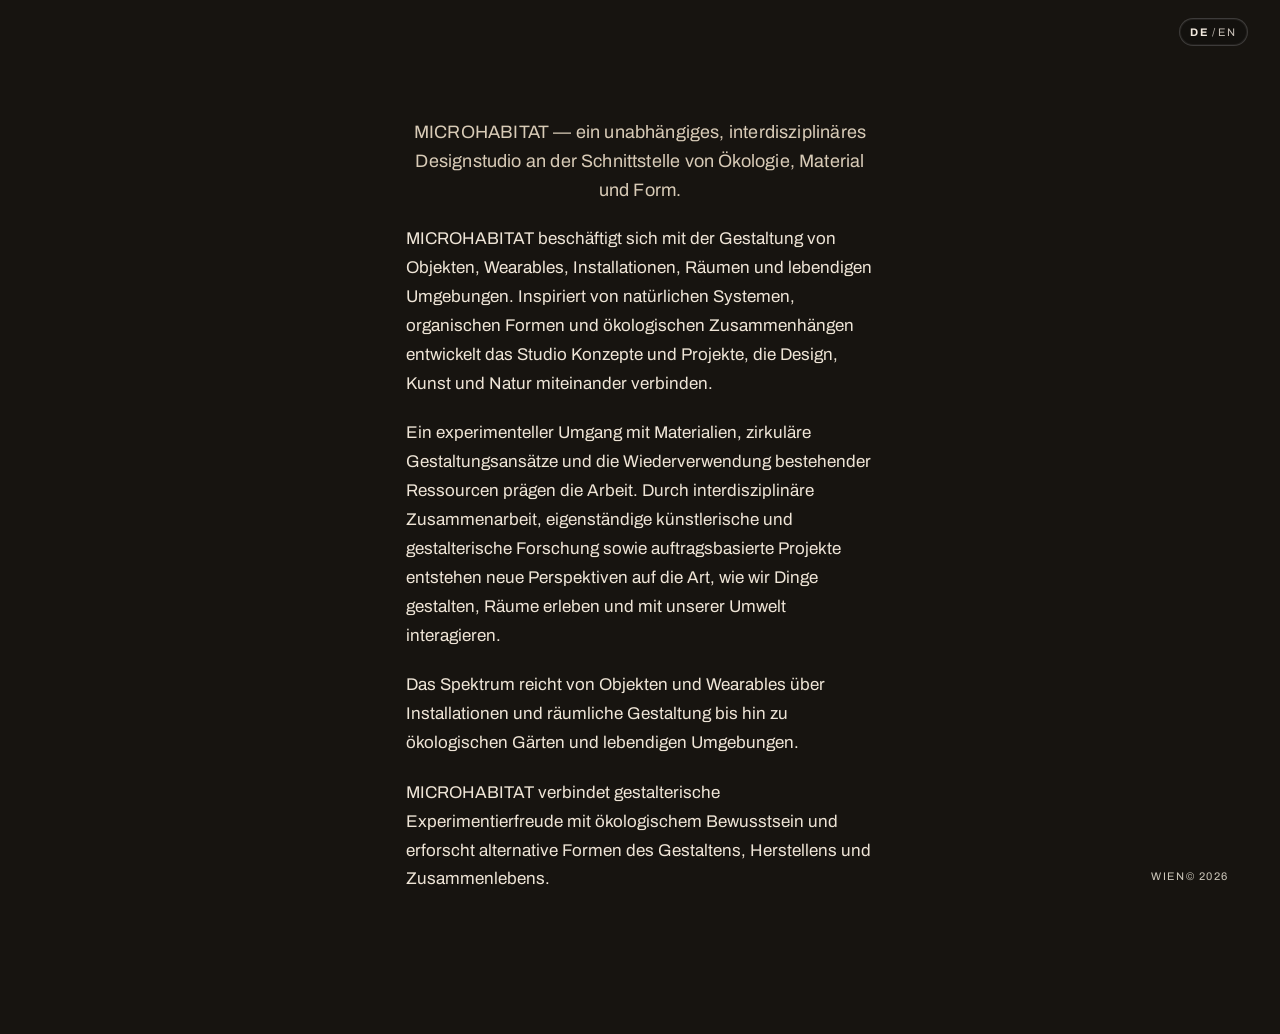
<file: about.html>
<!doctype html>
<html lang="de" data-lang="de">
<head>
<meta charset="utf-8" />
<meta name="viewport" content="width=device-width, initial-scale=1" />
<meta name="description" content="microhabitat — Über uns." />
<title>MICROHABITAT — Über uns</title>
<link rel="preconnect" href="https://fonts.googleapis.com">
<link rel="stylesheet" href="https://fonts.googleapis.com/css2?family=Archivo:wght@400;700&display=swap">
<link rel="stylesheet" href="style.css?v=9" />
<script src="script.js?v=9" defer></script>
</head>
<body>
  <header class="site-header compact-header">
    <button class="menu-toggle" type="button" aria-expanded="false" aria-controls="siteNav" aria-label="Menü"><span></span><span></span></button>
    <nav aria-label="Hauptnavigation" id="siteNav" class="hero-nav">
      <a href="index.html"><span data-de="HOME" data-en="HOME">HOME</span></a>
      <a href="projekte.html"><span data-de="PROJEKTE" data-en="PROJECTS">PROJEKTE</span></a>
      <a href="about.html" aria-current="page"><span data-de="ÜBER UNS" data-en="ABOUT US">ÜBER UNS</span></a>
      <a href="kontakt.html"><span data-de="KONTAKT" data-en="CONTACT">KONTAKT</span></a>
    </nav>
    <button class="lang-toggle" type="button" aria-label="Sprache wechseln">
      <span class="lang-de">DE</span><span class="lang-sep">/</span><span class="lang-en">EN</span>
    </button>
  </header>

  <main class="doc">
    <div class="doc-body">
      <p class="lead" data-de="MICROHABITAT — ein unabhängiges, interdisziplinäres Designstudio an der Schnittstelle von Ökologie, Material und Form." data-en="MICROHABITAT — design studio at the intersection of ecology, material and form">MICROHABITAT — ein unabhängiges, interdisziplinäres Designstudio an der Schnittstelle von Ökologie, Material und Form.</p>

      <p data-de="MICROHABITAT beschäftigt sich mit der Gestaltung von Objekten, Wearables, Installationen, Räumen und lebendigen Umgebungen. Inspiriert von natürlichen Systemen, organischen Formen und ökologischen Zusammenhängen entwickelt das Studio Konzepte und Projekte, die Design, Kunst und Natur miteinander verbinden." data-en="MICROHABITAT explores the design of objects, wearables, installations, spaces and living environments. Inspired by natural systems, organic forms and ecological relationships, the studio develops concepts and projects that connect design, art and nature.">MICROHABITAT beschäftigt sich mit der Gestaltung von Objekten, Wearables, Installationen, Räumen und lebendigen Umgebungen. Inspiriert von natürlichen Systemen, organischen Formen und ökologischen Zusammenhängen entwickelt das Studio Konzepte und Projekte, die Design, Kunst und Natur miteinander verbinden.</p>

      <p data-de="Ein experimenteller Umgang mit Materialien, zirkuläre Gestaltungsansätze und die Wiederverwendung bestehender Ressourcen prägen die Arbeit. Durch interdisziplinäre Zusammenarbeit, eigenständige künstlerische und gestalterische Forschung sowie auftragsbasierte Projekte entstehen neue Perspektiven auf die Art, wie wir Dinge gestalten, Räume erleben und mit unserer Umwelt interagieren." data-en="An experimental approach to materials, circular design principles and the reuse of existing resources shape our practice. Through interdisciplinary collaboration, independent artistic and design research, and commissioned projects, we explore new perspectives on how we create objects, experience spaces and interact with our environment.">Ein experimenteller Umgang mit Materialien, zirkuläre Gestaltungsansätze und die Wiederverwendung bestehender Ressourcen prägen die Arbeit. Durch interdisziplinäre Zusammenarbeit, eigenständige künstlerische und gestalterische Forschung sowie auftragsbasierte Projekte entstehen neue Perspektiven auf die Art, wie wir Dinge gestalten, Räume erleben und mit unserer Umwelt interagieren.</p>

      <p data-de="Das Spektrum reicht von Objekten und Wearables über Installationen und räumliche Gestaltung bis hin zu ökologischen Gärten und lebendigen Umgebungen." data-en="Our work spans objects and wearables, installations and spatial design, as well as ecological gardens and living environments.">Das Spektrum reicht von Objekten und Wearables über Installationen und räumliche Gestaltung bis hin zu ökologischen Gärten und lebendigen Umgebungen.</p>

      <p data-de="MICROHABITAT verbindet gestalterische Experimentierfreude mit ökologischem Bewusstsein und erforscht alternative Formen des Gestaltens, Herstellens und Zusammenlebens." data-en="MICROHABITAT combines creative experimentation with ecological awareness, exploring alternative ways of designing, making and living together.">MICROHABITAT verbindet gestalterische Experimentierfreude mit ökologischem Bewusstsein und erforscht alternative Formen des Gestaltens, Herstellens und Zusammenlebens.</p>
    </div>
  </main>

  <footer class="site-footer">
    <span data-de="Wien" data-en="Vienna">Wien</span>
    <span>© 2026</span>
  </footer>
</body>
</html>
</file>
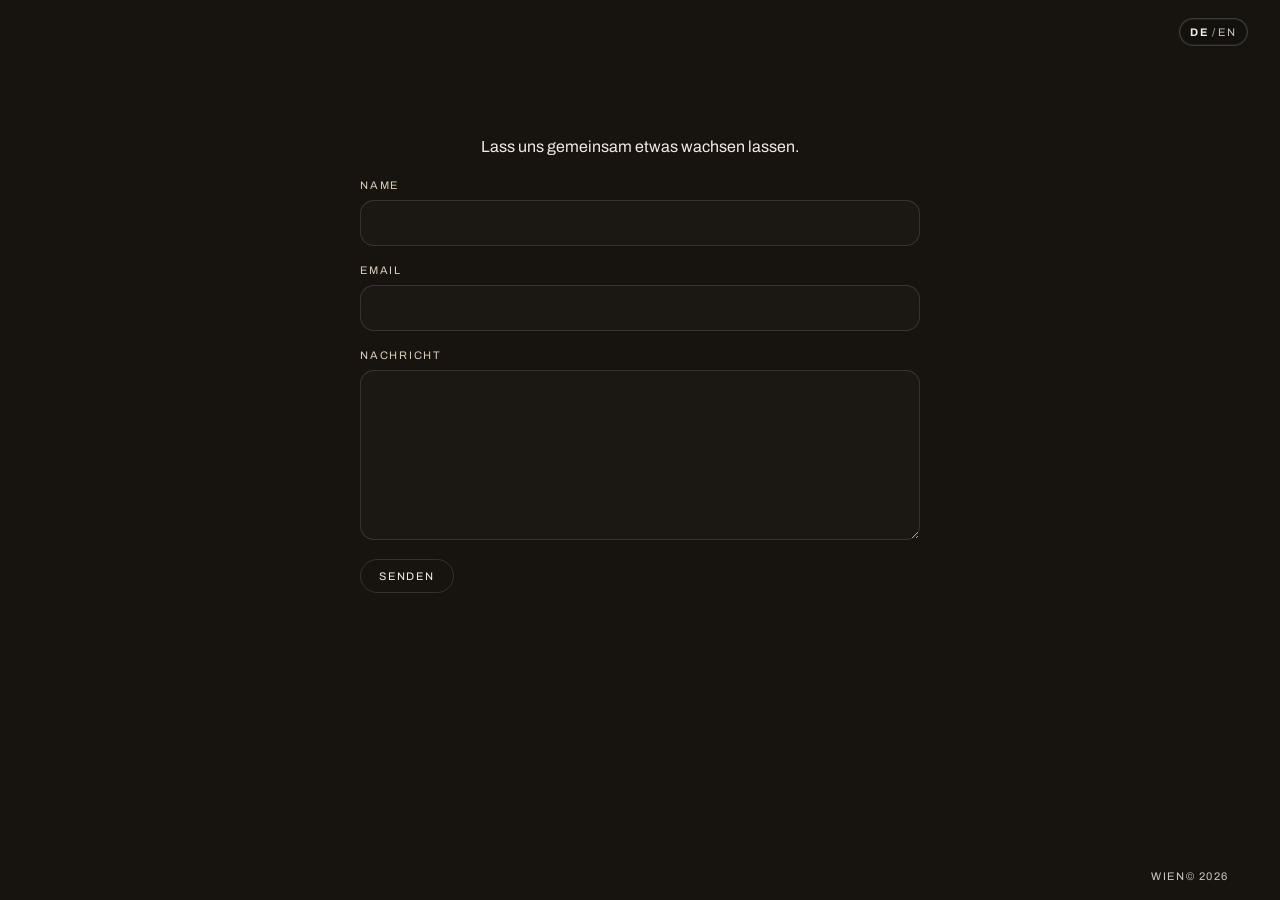
<file: kontakt.html>
<!doctype html>
<html lang="de" data-lang="de">
<head>
<meta charset="utf-8" />
<meta name="viewport" content="width=device-width, initial-scale=1" />
<meta name="description" content="MICROHABITAT — Kontakt." />
<title>MICROHABITAT — Kontakt</title>
<link rel="preconnect" href="https://fonts.googleapis.com">
<link rel="stylesheet" href="https://fonts.googleapis.com/css2?family=Archivo:wght@400;700&display=swap">
<link rel="stylesheet" href="style.css?v=11" />
<script src="script.js?v=11" defer></script>
</head>
<body>
  <header class="site-header compact-header">
    <button class="menu-toggle" type="button" aria-expanded="false" aria-controls="siteNav" aria-label="Menü"><span></span><span></span></button>
    <nav aria-label="Hauptnavigation" id="siteNav" class="hero-nav">
      <a href="index.html"><span data-de="HOME" data-en="HOME">HOME</span></a>
      <a href="projekte.html"><span data-de="PROJEKTE" data-en="PROJECTS">PROJEKTE</span></a>
      <a href="about.html"><span data-de="ÜBER UNS" data-en="ABOUT US">ÜBER UNS</span></a>
      <a href="kontakt.html" aria-current="page"><span data-de="KONTAKT" data-en="CONTACT">KONTAKT</span></a>
    </nav>
    <button class="lang-toggle" type="button" aria-label="Sprache wechseln">
      <span class="lang-de">DE</span><span class="lang-sep">/</span><span class="lang-en">EN</span>
    </button>
  </header>

  <main class="doc contact-page">
    <div class="contact-wrap">
      <p class="lead" data-de="Lass uns gemeinsam etwas wachsen lassen." data-en="Let’s grow something together.">Lass uns gemeinsam etwas wachsen lassen.</p>

      <form class="contact-form" action="#" method="post">
        <label class="field">
          <span data-de="NAME" data-en="NAME">NAME</span>
          <input type="text" name="name" aria-label="Name" />
        </label>

        <label class="field">
          <span data-de="EMAIL" data-en="EMAIL">EMAIL</span>
          <input type="email" name="email" aria-label="Email" />
        </label>

        <label class="field">
          <span data-de="NACHRICHT" data-en="MESSAGE">NACHRICHT</span>
          <textarea name="message" aria-label="Nachricht"></textarea>
        </label>

        <button type="submit" data-de="SENDEN" data-en="SEND">SENDEN</button>
      </form>
    </div>
  </main>

  <footer class="site-footer">
    <span data-de="Wien" data-en="Vienna">Wien</span>
    <span>© 2026</span>
  </footer>
</body>
</html>
</file>
<file: style.css>
:root{
  --paper:#171410;
  --paper-strong:#201b17;
  --ink:#f2eadf;
  --ink-soft:#d8cbb7;
  --moss:#7d9d73;
  --thyme:#bca76f;
  --fern:#86a99b;
  --sedum:#d0926d;
  --stone:#a7967d;
  --line:rgba(255,255,255,.12);
}
*{box-sizing:border-box}
html{scroll-behavior:smooth}
body{
  margin:0;background:var(--paper);color:var(--ink);
  font-family:'Archivo', Arial, sans-serif;
  -webkit-font-smoothing:antialiased;
}
a{color:inherit;text-decoration:none}
.sr-only{position:absolute;width:1px;height:1px;padding:0;margin:-1px;overflow:hidden;clip:rect(0,0,0,0);white-space:nowrap;border:0}

/* header */
.site-header{
  display:flex;align-items:center;justify-content:space-between;
  padding:26px clamp(20px,4vw,56px);
}
.compact-header{
  position:relative;
  display:flex;align-items:center;justify-content:space-between;
  padding:18px clamp(20px,4vw,32px) 0;
}
body.home .site-header{
  position:absolute;top:0;left:0;right:0;z-index:6;
  background:none;color:#f5efe0;
}
.mark{font-family:'Archivo', Arial, sans-serif;font-weight:700;font-size:15px;letter-spacing:.04em;display:flex;align-items:baseline;gap:8px}
.lang-toggle{
  position:fixed;top:18px;right:clamp(20px,4vw,32px);z-index:20;
  font-family:'Archivo', Arial, sans-serif;font-size:11px;letter-spacing:.16em;text-transform:uppercase;
  background:rgba(18,16,14,.58);border:1px solid rgba(255,255,255,.18);border-radius:999px;padding:7px 10px;cursor:pointer;color:#f3eadf;
  backdrop-filter:blur(4px);
  box-shadow: inset 0 0 0 1px rgba(255,255,255,.06);
}
.lang-toggle .lang-de,.lang-toggle .lang-en{opacity:.8;color:#f3eadf}
:root[data-lang="de"] .lang-toggle .lang-de,
:root[data-lang="en"] .lang-toggle .lang-en{opacity:1;font-weight:700;color:#f3eadf}
.lang-sep{opacity:.7;margin:0 2px;color:#f3eadf}
.menu-toggle{
  position:fixed;right:clamp(20px,4vw,32px);bottom:clamp(20px,4vw,28px);z-index:20;
  display:flex;flex-direction:column;justify-content:center;gap:5px;
  width:26px;height:20px;background:none;border:0;cursor:pointer;padding:0;color:#f3eadf;
  margin:0;
}
.menu-toggle span{display:block;height:2px;background:currentColor;border-radius:1px}


/* hero */
@property --mx{syntax:'<percentage>';inherits:true;initial-value:50%}
@property --my{syntax:'<percentage>';inherits:true;initial-value:38%}
.hero{
  position:relative;
  min-height:100svh;
  margin:0;
  padding:clamp(24px,4vw,56px);
  display:flex;flex-direction:column;align-items:center;justify-content:center;text-align:center;
  color:#f5efe0;
  overflow:hidden;
  --mx:50%;--my:38%;
  background:
    linear-gradient(180deg, rgba(34,29,23,.18), rgba(21,18,14,.30)),
    linear-gradient(180deg, #dfe2d4 0%, #c7cab4 16%, #8e967b 42%, #6a705b 72%, #4a4d3d 100%);
}
.hero-art{
  position:absolute;inset:-4% -2% 0 -2%;pointer-events:none;overflow:hidden;
  filter:saturate(.72) contrast(1.08) brightness(.98);
  transform-origin:center;
  animation: heroDrift 28s ease-in-out infinite alternate;
}
.hero-art::before{
  content:"";
  position:absolute;inset:0;
  background:
    radial-gradient(circle at 18% 18%, rgba(255,255,255,.12), transparent 24%),
    radial-gradient(circle at 74% 30%, rgba(255,255,255,.08), transparent 18%),
    linear-gradient(180deg, rgba(255,255,255,.04), rgba(0,0,0,.08));
  animation: airGlow 24s ease-in-out infinite alternate;
}
.sand-layer{
  position:absolute;left:-8%;right:-8%;bottom:-10%;height:46%;
  background:
    linear-gradient(180deg, rgba(236,228,208,.9), rgba(192,170,145,.82) 35%, rgba(145,122,103,.8) 100%),
    url("Images/DFBBE3DA-8C0C-44DF-AAA4-09DEAC94D053.PNG") center/cover no-repeat;
  border-radius:42% 58% 0 0 / 88% 90% 0 0;
  box-shadow: inset 0 24px 28px rgba(255,249,232,.22), inset 0 -24px 28px rgba(78,58,45,.12);
  transform:scaleY(1.15);
  opacity:.92;
  animation: sandShift 18s ease-in-out infinite alternate;
}
.sand-layer::before,
.sand-layer::after{
  content:"";position:absolute;inset:0;border-radius:inherit;
  background:
    repeating-radial-gradient(circle at 50% 40%, rgba(90,68,47,.04) 0 2px, rgba(255,255,255,0) 2px 12px),
    linear-gradient(105deg, rgba(255,255,255,.08), rgba(122,101,84,.08) 42%, rgba(255,255,255,.05));
  mix-blend-mode:multiply;opacity:.8;
  animation: sandTexture 14s ease-in-out infinite alternate;
}
.moss{
  position:absolute;left:-12%;right:-12%;
  border-radius:58% 42% 54% 46% / 46% 58% 42% 54%;
  border:1px solid rgba(34,41,27,.06);
  background:
    linear-gradient(180deg, rgba(150,176,124,.45), rgba(66,88,54,.72)),
    url("Images/3DB80F94-16BB-4CE8-BDAE-AA7C20A40530.PNG") center/cover no-repeat;
  box-shadow:inset 0 10px 16px rgba(255,255,255,.08), inset 0 -18px 18px rgba(22,27,18,.1), 0 18px 26px rgba(18,27,18,.06);
  filter: saturate(.82) contrast(1.1);
  animation: mossFloat 19s ease-in-out infinite alternate;
}
.moss-a{top:-14%;height:48%;transform:rotate(-8deg) scaleX(1.18);opacity:.98}
.moss-b{top:9%;height:34%;left:12%;right:10%;transform:rotate(4deg);opacity:.9;animation-delay:-3s}
.moss-c{top:17%;left:22%;right:22%;height:27%;transform:rotate(-4deg);opacity:.84;animation-delay:-7s}
.moss::before,
.moss::after{
  content:"";position:absolute;inset:0;border-radius:inherit;
  background:
    linear-gradient(120deg, rgba(255,255,255,.07), transparent 28%, rgba(36,47,26,.06) 55%, transparent 100%),
    repeating-linear-gradient(130deg, rgba(40,54,34,.06) 0 2px, rgba(255,255,255,0) 2px 10px);
  mix-blend-mode:soft-light;
  animation: mossTexture 12s ease-in-out infinite alternate;
}
.stone{
  position:absolute;display:block;
  background:
    linear-gradient(185deg, rgba(72,72,72,.96), rgba(28,28,28,.86)),
    radial-gradient(circle at 30% 25%, rgba(195,195,195,.15), transparent 25%);
  border-radius:53% 47% 46% 54% / 57% 43% 57% 43%;
  box-shadow: inset 0 16px 20px rgba(255,255,255,.05), inset 0 -18px 18px rgba(0,0,0,.16), 0 18px 30px rgba(0,0,0,.08);
  filter:saturate(.8) contrast(1.08);
}
.stone-1{left:10%;bottom:12%;width:210px;height:150px;transform:rotate(-10deg)}
.stone-2{left:46%;bottom:14%;width:180px;height:150px;transform:rotate(6deg)}
.stone-3{right:10%;bottom:10%;width:170px;height:125px;transform:rotate(-14deg)}
.drop{
  position:absolute;width:16px;height:22px;border-radius:48% 52% 60% 40% / 58% 42% 58% 42%;
  background:linear-gradient(180deg, rgba(225,240,247,.72), rgba(129,175,193,.68));
  box-shadow:inset 0 8px 10px rgba(255,255,255,.28), inset 0 -8px 10px rgba(58,90,102,.1), 0 8px 16px rgba(31,66,75,.08);
  border:1px solid rgba(91,137,149,.1);
  animation: dropFloat 9s ease-in-out infinite;
}
.drop::before{
  content:"";position:absolute;inset:3px 5px 7px 5px;border-radius:inherit;
  background:linear-gradient(180deg, rgba(255,255,255,.75), transparent 40%);
}
.drop-1{left:22%;top:29%;transform:rotate(-18deg)}
.drop-2{left:54%;top:20%;transform:rotate(12deg);animation-delay:-2.6s}
.drop-3{left:68%;top:39%;transform:rotate(-10deg);width:14px;height:18px;animation-delay:-1s}
.drop-4{left:38%;top:24%;width:12px;height:17px;transform:rotate(-2deg);animation-delay:-4s}
.shell{
  position:absolute;bottom:12%;width:54px;height:34px;border-radius:54% 46% 58% 42% / 68% 32% 68% 32%;
  background:linear-gradient(180deg, rgba(232,208,176,.94), rgba(177,136,106,.9));
  box-shadow:inset 0 8px 10px rgba(255,255,255,.22), inset 0 -12px 18px rgba(100,72,44,.18), 0 10px 16px rgba(48,38,25,.1);
  animation: shellDrift 16s ease-in-out infinite alternate;
}
.shell::before{
  content:"";position:absolute;inset:8px 12px 10px 12px;border-radius:inherit;
  background:linear-gradient(90deg, rgba(255,255,255,.26), rgba(138,99,72,.16));
  box-shadow:inset 0 0 0 1px rgba(122,90,67,.14);
}
.shell::after{
  content:"";position:absolute;left:50%;top:8px;bottom:8px;width:1px;background:rgba(98,70,52,.28);transform:translateX(-50%);
  box-shadow: 8px 0 0 rgba(98,70,52,.18), -8px 0 0 rgba(98,70,52,.14);
}
.shell-1{left:18%;transform:rotate(-16deg)}
.shell-2{left:46%;bottom:12%;width:62px;height:38px;transform:rotate(18deg);animation-delay:-4s}
.shell-3{right:20%;bottom:16%;width:50px;height:31px;transform:rotate(-12deg);animation-delay:-7s}
.bee{
  position:absolute;width:44px;height:24px;border-radius:50% 48% 52% 50% / 56% 44% 56% 44%;
  background:linear-gradient(90deg, rgba(238,214,138,.74), rgba(218,175,84,.9) 34%, rgba(130,90,42,.8) 36%, rgba(72,52,30,.8) 100%);
  box-shadow:inset 0 5px 8px rgba(255,246,196,.26), inset 0 -8px 10px rgba(98,70,35,.10), 0 8px 16px rgba(68,49,20,.08);
  animation: beeFloat 13s ease-in-out infinite;
}
.bee::before,
.bee::after{
  content:"";position:absolute;
}
.bee::before{
  left:18px;top:8px;width:20px;height:16px;border-radius:50%;
  background:radial-gradient(circle at 35% 35%, rgba(255,255,255,.92), rgba(255,255,255,.14) 46%, transparent 47%);
  box-shadow:12px 0 0 rgba(255,245,198,.2), 24px 0 0 rgba(46,35,18,.18);
}
.bee::after{
  left:12px;top:-8px;width:18px;height:12px;border-radius:50% 50% 40% 40%;
  background:rgba(241,239,228,.35);
  box-shadow:20px 0 0 rgba(241,239,228,.25);
  filter:blur(1px);
}
.bee-1{left:30%;top:30%;transform:rotate(-18deg);}
.bee-2{right:26%;top:25%;transform:scale(.85) rotate(10deg);animation-delay:-3s}
.hero-light{
  position:absolute;inset:0;pointer-events:none;
  mix-blend-mode:soft-light;
  transition:--mx .35s ease-out, --my .35s ease-out;
  background:radial-gradient(circle at var(--mx) var(--my),
    rgba(255,221,160,.7) 0%,
    rgba(255,221,160,.22) 32%,
    rgba(6,5,2,.55) 78%);
}
.hero-shade{
  position:absolute;inset:0;pointer-events:none;
  background:rgba(18,14,8,.22);
}
.hero-center-mark{
  position:absolute;left:50%;top:50%;transform:translate(-50%,-50%);z-index:3;
  display:flex;align-items:baseline;gap:10px;
  color:#f5efe0;text-shadow:0 4px 18px rgba(0,0,0,.18);
  font-family:'Archivo', Arial, sans-serif;font-weight:700;
  letter-spacing:.06em;text-transform:uppercase;
}
.hero-center-mark span:first-child{
  font-size:clamp(22px,3vw,36px);
}
.hero-center-mark .studio-tag{
  font-size:clamp(10px,1.2vw,14px);letter-spacing:.2em;opacity:.8;
}
.hero-rail{
  position:absolute;right:clamp(20px,4vw,56px);bottom:clamp(52px,7vw,82px);z-index:5;
  display:flex;flex-direction:column;align-items:flex-end;gap:12px;
}
.hero-nav{
  display:none;flex-direction:column;align-items:flex-end;gap:8px;
  font-family:'Archivo', Arial, sans-serif;font-size:10px;letter-spacing:.14em;text-transform:uppercase;
}
.site-header .hero-nav{
  position:fixed;right:clamp(20px,4vw,32px);bottom:clamp(70px,8vw,92px);z-index:19;
  display:none;align-items:flex-end;
}
.hero-nav.is-open{display:flex}
.site-header .hero-nav.is-open{display:flex}
.hero-nav a{
  background:rgba(19,17,14,.12);border:1px solid rgba(255,255,255,.18);border-radius:999px;padding:7px 10px;color:#f5efe0;
  backdrop-filter:blur(4px);opacity:.9;transition:opacity .2s ease, background .2s ease;
}
.site-header .hero-nav a{
  background:rgba(19,17,14,.12);border:1px solid rgba(255,255,255,.18);border-radius:999px;padding:7px 10px;color:#f5efe0;
  backdrop-filter:blur(4px);opacity:.9;transition:opacity .2s ease, background .2s ease;
}
.hero-nav a:hover,.hero-nav a[aria-current="page"]{opacity:1;background:rgba(19,17,14,.18)}
@keyframes heroDrift {
  0% { transform: translate3d(0,0,0) scale(1); }
  100% { transform: translate3d(0,10px,0) scale(1.02); }
}
@keyframes airGlow {
  0% { opacity:.7; transform: scale(1); }
  100% { opacity:1; transform: scale(1.08); }
}
@keyframes sandShift {
  0% { transform: translate3d(-1%, 0, 0) scaleY(1.14); }
  100% { transform: translate3d(1.5%, 2%, 0) scaleY(1.18); }
}
@keyframes sandTexture {
  0% { transform: translateX(-1%) scale(1); opacity:.7; }
  100% { transform: translateX(1.5%) scale(1.04); opacity:1; }
}
@keyframes mossFloat {
  0% { transform: translate3d(-1%, 0, 0) rotate(-9deg) scaleX(1.14); }
  100% { transform: translate3d(1.5%, 6px, 0) rotate(-6deg) scaleX(1.18); }
}
@keyframes mossTexture {
  0% { transform: translateX(-1%) scale(1); opacity:.7; }
  100% { transform: translateX(2%) scale(1.06); opacity:1; }
}
@keyframes dropFloat {
  0%,100% { transform: translateY(0) rotate(0deg); opacity:.8; }
  50% { transform: translateY(10px) rotate(6deg); opacity:1; }
}
@keyframes shellDrift {
  0% { transform: translate3d(-6px, 0, 0) rotate(-16deg); }
  100% { transform: translate3d(6px, -8px, 0) rotate(-8deg); }
}
@keyframes beeFloat {
  0%,100% { transform: translateY(0) rotate(-18deg); }
  50% { transform: translateY(-10px) rotate(-10deg); }
}
.bee-2{animation-name:beeFloatAlt}
@keyframes beeFloatAlt {
  0%,100% { transform: translateY(0) scale(.85) rotate(10deg); }
  50% { transform: translateY(-8px) scale(.9) rotate(2deg); }
}
@media (prefers-reduced-motion:reduce){
  .hero-light{transition:none}
}

/* document pages (about, kontakt) */
.doc{
  padding:clamp(70px,10vw,100px) clamp(20px,4vw,56px) clamp(90px,12vw,140px);
  display:flex;flex-direction:column;align-items:center;justify-content:flex-start;text-align:center;
}
.doc-title{
  align-self:center;text-align:center;
  margin:0 0 clamp(18px,3vw,30px);
  font-family:'Archivo', Arial, sans-serif;font-weight:700;
  font-size:clamp(20px,2.2vw,28px);letter-spacing:.08em;text-transform:uppercase;line-height:1.2;color:#f3eadf;
}
.doc-body{max-width:52ch;display:flex;flex-direction:column;gap:1.3em;text-align:left;align-items:center}
.doc-body .lead{font-size:18px;letter-spacing:.01em;line-height:1.6;color:#d8cbb7;max-width:48ch;text-align:center}
.doc-body p{margin:0;font-family:'Archivo', Arial, sans-serif;font-size:17px;line-height:1.7;color:#efe5d7;max-width:48ch}

.contact-page{padding-top:clamp(80px,12vw,120px)}
.contact-wrap{width:min(100%,560px);display:flex;flex-direction:column;gap:1.5em}
.contact-wrap .lead{margin:0;text-align:center}
.contact-form{display:flex;flex-direction:column;gap:1.15rem;text-align:left}
.field{display:flex;flex-direction:column;gap:.55rem;font-family:'Archivo', Arial, sans-serif;font-size:11px;letter-spacing:.16em;text-transform:uppercase;color:var(--ink-soft)}
.field input,
.field textarea{
  width:100%;border:1px solid var(--line);border-radius:14px;padding:14px 16px;
  background:rgba(255,255,255,.02);color:var(--ink);font:inherit;font-size:15px;letter-spacing:normal;text-transform:none;
  resize:vertical;outline:none;transition:border-color .2s ease, background .2s ease;
}
.field input:focus,
.field textarea:focus{
  border-color:rgba(255,255,255,.24);background:rgba(255,255,255,.04);
}
.field textarea{min-height:170px}
.contact-form button{
  align-self:flex-start;border:1px solid var(--line);background:transparent;color:var(--ink);
  border-radius:999px;padding:10px 18px;cursor:pointer;
  font-family:'Archivo', Arial, sans-serif;font-size:11px;letter-spacing:.16em;text-transform:uppercase;
}

/* homepage project link (sits at the bottom of the hero photo) */
.hero-work-link{
  position:absolute;left:50%;bottom:clamp(24px,4vw,48px);transform:translateX(-50%);
  z-index:2;
  font-family:'Archivo', Arial, sans-serif;font-size:14px;letter-spacing:.06em;text-transform:uppercase;
  border-bottom:1px solid currentColor;padding-bottom:8px;
}

/* projects gallery page */
.gallery{padding:clamp(50px,7vw,90px) clamp(20px,4vw,56px) clamp(90px,12vw,140px)}
.gallery-title{max-width:1200px;margin:0 auto clamp(36px,5vw,56px);font-family:'Archivo', Arial, sans-serif;font-weight:700;font-size:clamp(32px,4.5vw,46px);letter-spacing:-.01em;text-align:left;color:#e8dcc8}
.gallery-grid{max-width:1200px;margin:0 auto;display:grid;grid-template-columns:repeat(3,1fr);gap:clamp(16px,2vw,28px)}
.gallery-grid figure{margin:0}
.gallery-grid img{display:block;width:100%;aspect-ratio:4/3;object-fit:cover}
@media (max-width:800px){.gallery-grid{grid-template-columns:repeat(2,1fr)}}
@media (max-width:520px){.gallery-grid{grid-template-columns:1fr}}

/* closing */
.closing{
  padding:clamp(70px,10vw,130px) clamp(20px,4vw,56px);
  display:flex;flex-direction:column;align-items:center;text-align:center;gap:20px;
  background:var(--paper);color:var(--ink);
  border-top:1px solid var(--line);
}
.closing .prompt{margin:0;font-family:'Archivo', Arial, sans-serif;font-size:15px;color:var(--stone)}
.closing h2{margin:0;font-family:'Archivo', Arial, sans-serif;font-weight:700;font-size:clamp(34px,5.5vw,58px);letter-spacing:-.01em;color:#6f7a6c}
.closing a{
  margin-top:12px;
  font-family:'Archivo', Arial, sans-serif;font-size:14px;letter-spacing:.06em;text-transform:uppercase;
  border-bottom:1px solid currentColor;padding-bottom:8px;
}

/* footer */
.site-footer{
  position:absolute;left:0;right:0;bottom:0;z-index:5;
  display:flex;justify-content:flex-end;align-items:center;
  padding:18px clamp(20px,4vw,56px);
  font-family:'Archivo', Arial, sans-serif;font-size:11px;letter-spacing:.14em;text-transform:uppercase;color:rgba(245,239,224,.82);
  pointer-events:none;
}
.site-footer a{pointer-events:auto;color:#f5efe0;opacity:.9;display:inline-block;margin-top:8px}
.project-footer{
  justify-content:space-between;
  gap:18px;
  color:rgba(25,21,16,.72);
}
.project-footer-nav{
  display:flex;align-items:center;gap:18px;
  margin-left:auto;
}
.project-footer-nav a{
  pointer-events:auto;
  color:var(--ink);
  opacity:1;
  margin-top:0;
}
html[data-lang="en"] .gallery-grid{display:none}

@media (max-width:720px){
  .site-header,
  .compact-header{padding:18px 18px 0}

  .mark{font-size:12px;letter-spacing:.12em}
  .lang-toggle{
    top:16px;right:18px;padding:6px 8px;font-size:10px;letter-spacing:.14em;
  }
  .menu-toggle{
    right:18px;bottom:18px;width:24px;height:18px;
  }

  .hero{
    padding:18px 18px 32px;min-height:100svh;
  }
  .hero-center-mark{
    gap:8px;transform:translate(-50%,-52%) scale(.92);
  }
  .hero-center-mark span:first-child{font-size:clamp(20px,7vw,30px)}
  .hero-center-mark .studio-tag{letter-spacing:.18em}
  .hero-rail{right:18px;bottom:18px}
  .hero-nav{
    position:fixed;left:18px;right:18px;bottom:72px;z-index:21;
    display:none;align-items:stretch;gap:10px;
    font-size:10px;letter-spacing:.14em;
  }
  .hero-nav.is-open{display:flex}
  .hero-nav a{
    width:100%;display:block;text-align:right;padding:12px 14px;border-radius:999px;
    background:rgba(19,17,14,.18);border-color:rgba(255,255,255,.16);
  }

  body.menu-open{overflow:hidden}

  .doc{
    padding:82px 18px 88px;
  }
  .doc-title{font-size:clamp(18px,5vw,22px)}
  .doc-body{max-width:100%}
  .doc-body .lead,
  .doc-body p{font-size:15px;line-height:1.65;max-width:100%}

  .gallery{padding:82px 18px 88px}
  .gallery-title{margin-bottom:24px;font-size:clamp(26px,8vw,34px)}
  .gallery-grid{grid-template-columns:1fr}

  .contact-page{padding-top:88px}
  .contact-wrap{width:100%}
  .contact-form{gap:1rem}
  .field{font-size:10px;letter-spacing:.12em}
  .field input,
  .field textarea{padding:12px 14px;border-radius:12px;font-size:15px}
  .field textarea{min-height:150px}
  .contact-form button{
    align-self:stretch;width:100%;text-align:center;padding:12px 18px;
  }

  .site-footer{
    padding:14px 18px 18px;gap:12px;font-size:10px;letter-spacing:.12em;
  }
  .project-footer{justify-content:space-between}
  .project-footer-nav{gap:12px}
}

@media (prefers-reduced-motion:reduce){
  html{scroll-behavior:auto}
  .sign circle{animation:none;opacity:.85}
}
</file>
